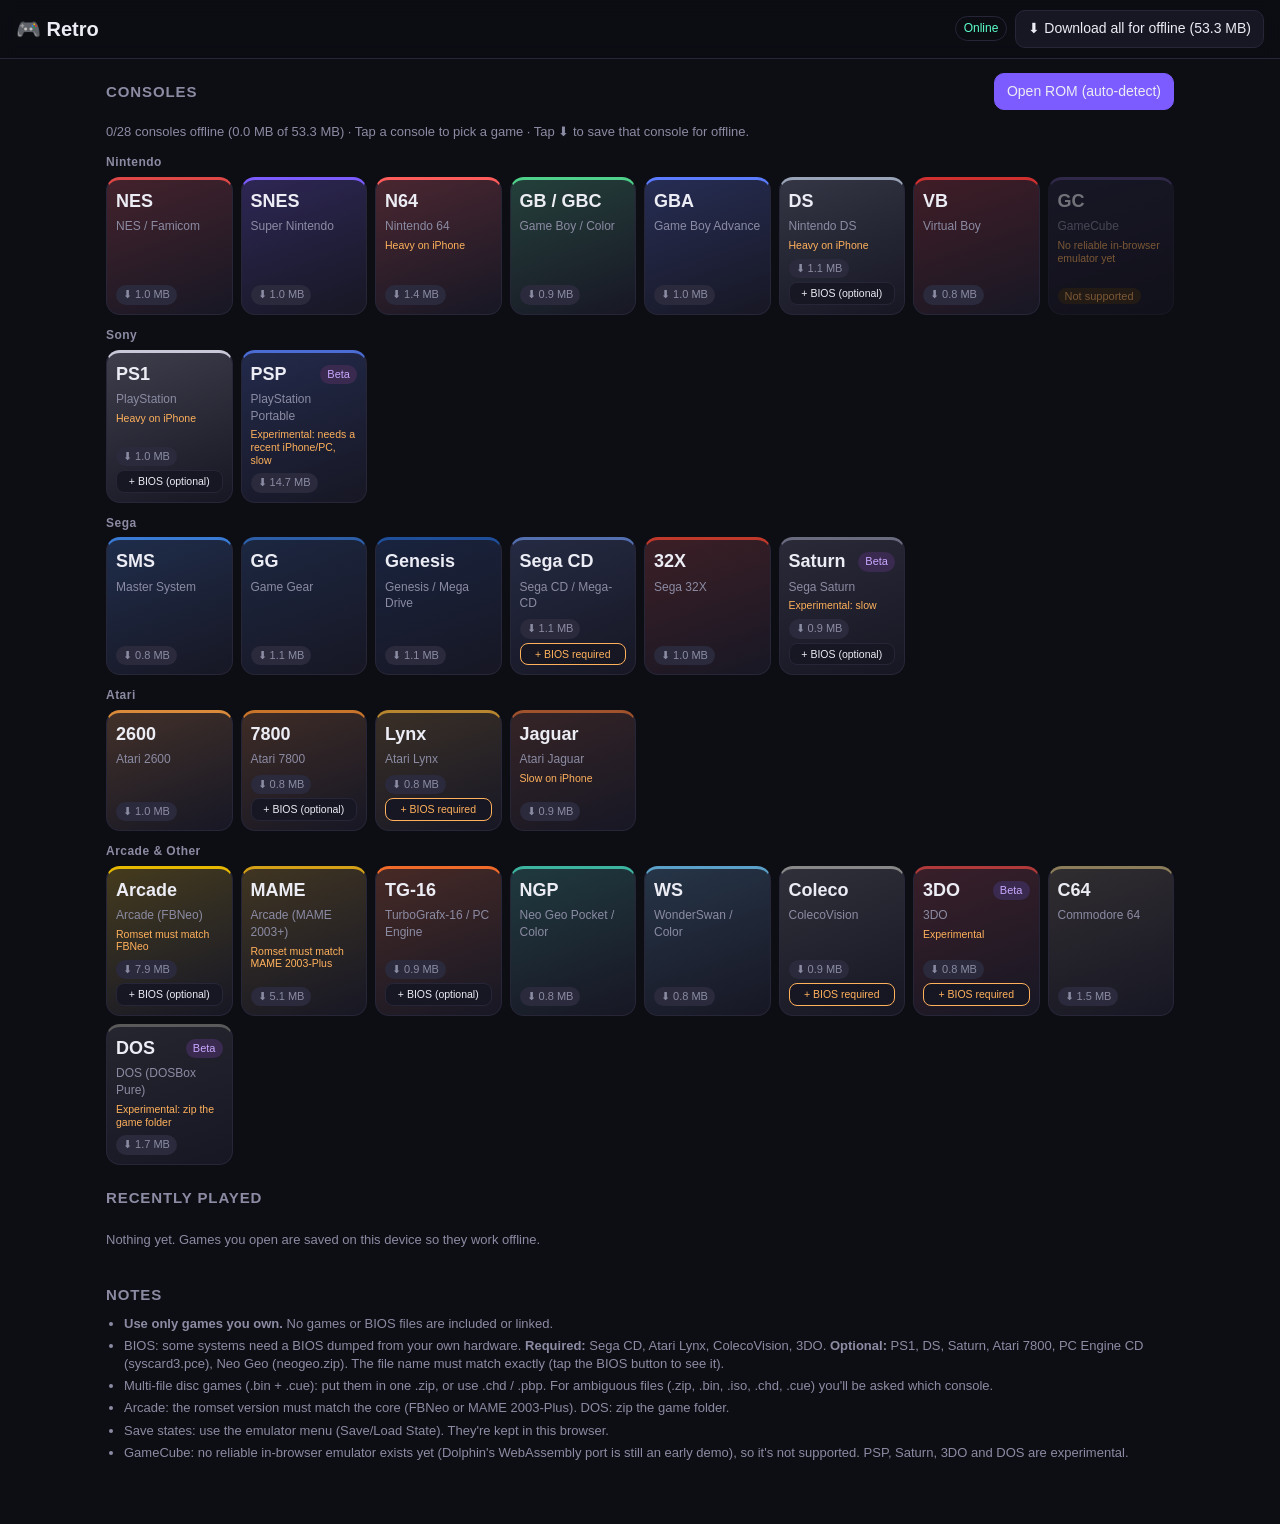
<file: index.html>
<!doctype html>
<html lang="en"><head>
<meta charset="utf-8">
<meta name="viewport" content="width=device-width, initial-scale=1, viewport-fit=cover, user-scalable=no">
<meta name="theme-color" content="#0d0d14">
<meta name="apple-mobile-web-app-capable" content="yes">
<meta name="mobile-web-app-capable" content="yes">
<meta name="apple-mobile-web-app-status-bar-style" content="black-translucent">
<meta name="apple-mobile-web-app-title" content="Retro">
<link rel="manifest" href="manifest.webmanifest">
<link rel="apple-touch-icon" href="icons/icon-180.png">
<link rel="icon" href="icons/icon-192.png">
<title>Retro Emulator</title>
<link rel="stylesheet" href="style.css">
</head><body>
<header>
  <h1>🎮 Retro</h1>
  <div class="hdr-actions">
    <span id="net" class="pill"></span>
    <button id="dlAll" class="btn">⬇ Download all for offline</button>
  </div>
</header>
<main>
  <section>
    <div class="row-title"><h2>Consoles</h2>
      <label class="btn primary">Open ROM (auto-detect)<input type="file" id="anyFile" hidden></label></div>
    <p class="muted"><span id="offlineSummary"></span> · Tap a console to pick a game · Tap ⬇ to save that console for offline.</p>
    <div id="tiles"></div>
    <p id="dlStatus" class="muted"></p>
  </section>
  <section>
    <h2>Recently played</h2>
    <div id="recent" class="recent"><p class="muted">Nothing yet. Games you open are saved on this device so they work offline.</p></div>
  </section>
  <section class="notes">
    <h2>Notes</h2>
    <ul>
      <li><b>Use only games you own.</b> No games or BIOS files are included or linked.</li>
      <li>BIOS: some systems need a BIOS dumped from your own hardware. <b>Required:</b> Sega CD, Atari Lynx, ColecoVision, 3DO. <b>Optional:</b> PS1, DS, Saturn, Atari 7800, PC Engine CD (syscard3.pce), Neo Geo (neogeo.zip). The file name must match exactly (tap the BIOS button to see it).</li>
      <li>Multi-file disc games (.bin + .cue): put them in one .zip, or use .chd / .pbp. For ambiguous files (.zip, .bin, .iso, .chd, .cue) you'll be asked which console.</li>
      <li>Arcade: the romset version must match the core (FBNeo or MAME 2003-Plus). DOS: zip the game folder.</li>
      <li>Save states: use the emulator menu (Save/Load State). They're kept in this browser.</li>
      <li>GameCube: no reliable in-browser emulator exists yet (Dolphin's WebAssembly port is still an early demo), so it's not supported. PSP, Saturn, 3DO and DOS are experimental.</li>
    </ul>
  </section>
</main>
<div id="chooser" class="modal" hidden><div class="modal-box"><h3 id="chooserTitle"></h3><div id="chooserBtns" class="chooser-btns"></div><button id="chooserCancel" class="btn small">Cancel</button></div></div>
<input type="file" id="sysFile" hidden>
<input type="file" id="biosFile" multiple hidden>
<script src="consoles.js"></script>
<script src="db.js"></script>
<script src="app.js"></script>
</body></html>
</file>
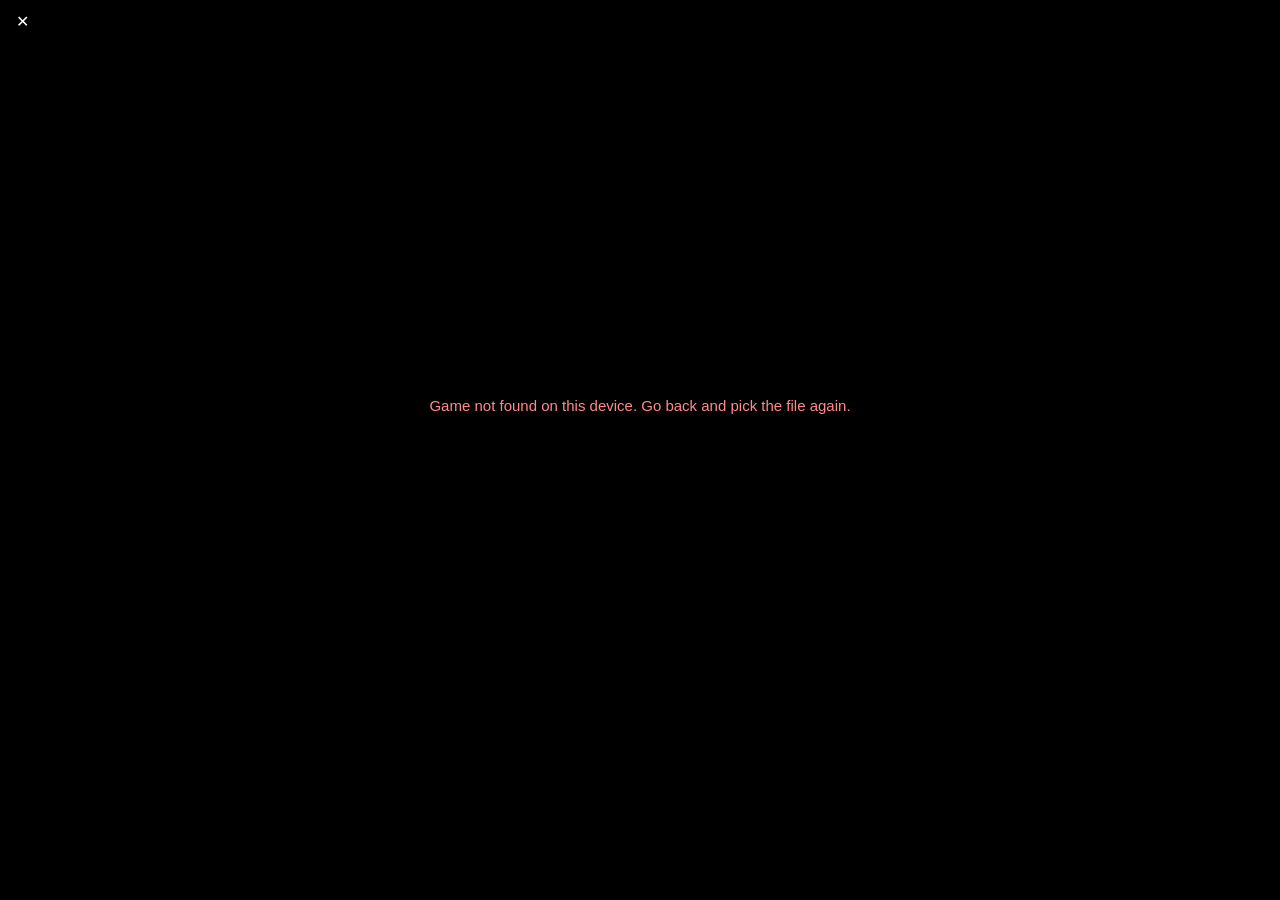
<file: play.html>
<!doctype html>
<html lang="en"><head>
<meta charset="utf-8">
<meta name="viewport" content="width=device-width, initial-scale=1, viewport-fit=cover, user-scalable=no">
<meta name="theme-color" content="#0d0d14">
<meta name="apple-mobile-web-app-capable" content="yes">
<meta name="mobile-web-app-capable" content="yes">
<meta name="apple-mobile-web-app-status-bar-style" content="black-translucent">
<meta name="apple-mobile-web-app-title" content="Retro">
<link rel="manifest" href="manifest.webmanifest">
<link rel="apple-touch-icon" href="icons/icon-180.png">
<link rel="icon" href="icons/icon-192.png">
<title>Playing - Retro</title>
<link rel="stylesheet" href="style.css">
<link rel="stylesheet" href="skins.css">
</head><body class="play">
<a href="./" class="back" id="back">✕</a>
<div id="game-wrap"><div id="game"></div></div>
<p id="err" class="err" hidden></p>
<script src="consoles.js"></script>
<script src="db.js"></script>
<script src="skins.js"></script>
<script src="play.js"></script>
</body></html>
</file>
<file: style.css>
:root{--bg:#0d0d14;--card:#171724;--line:#262638;--fg:#ececf4;--mut:#8b8ba3;--acc:#7c5cff}
*{box-sizing:border-box}html,body{margin:0;background:var(--bg);color:var(--fg);font:15px/1.4 -apple-system,BlinkMacSystemFont,"Segoe UI",Roboto,sans-serif;-webkit-tap-highlight-color:transparent}
header{display:flex;align-items:center;justify-content:space-between;gap:12px;flex-wrap:wrap;padding:calc(10px + env(safe-area-inset-top)) calc(16px + env(safe-area-inset-right)) 10px calc(16px + env(safe-area-inset-left));border-bottom:1px solid var(--line);position:sticky;top:0;background:rgba(13,13,20,.92);backdrop-filter:blur(8px);z-index:5}
h1{margin:0;font-size:20px}h2{font-size:15px;margin:0 0 10px;color:var(--mut);text-transform:uppercase;letter-spacing:.06em}
main{padding:14px calc(16px + env(safe-area-inset-right)) 40px calc(16px + env(safe-area-inset-left));max-width:1100px;margin:0 auto}
section{margin-bottom:22px}.row-title{display:flex;justify-content:space-between;align-items:center;gap:10px;margin-bottom:10px}.row-title h2{margin:0}
.hdr-actions{display:flex;gap:8px;align-items:center}
.btn{background:var(--card);color:var(--fg);border:1px solid var(--line);border-radius:10px;padding:8px 12px;font:inherit;font-size:14px;cursor:pointer;display:inline-block}
.btn:disabled{opacity:.5}.btn.primary{background:var(--acc);border-color:var(--acc)}.btn.small{padding:4px 8px;font-size:12px;border-radius:8px}
.pill{font-size:12px;padding:3px 8px;border-radius:99px;border:1px solid var(--line)}.pill.on{color:#5cffc8}.pill.off{color:#ffb15c}
.tiles{display:grid;grid-template-columns:repeat(auto-fill,minmax(150px,1fr));gap:10px}
@media (orientation:landscape) and (max-height:500px){.tiles{grid-template-columns:repeat(6,1fr)}}
.tile{background:linear-gradient(160deg,color-mix(in srgb,var(--c) 22%,var(--card)),var(--card));border:1px solid var(--line);border-top:3px solid var(--c);border-radius:14px;padding:12px;cursor:pointer;display:flex;flex-direction:column;gap:6px;min-height:130px;transition:transform .1s}
.tile:active{transform:scale(.97)}.tile.disabled{opacity:.45;cursor:not-allowed}
.tile-short{font-size:22px;font-weight:800}.tile-name{font-size:13px;color:var(--mut)}.tile-exts{font-size:11px;color:var(--mut);margin-top:auto;word-break:break-word}
.badge{font-size:11px;padding:2px 7px;border-radius:99px;background:#2a2a3c;color:var(--mut);white-space:nowrap}.badge.ok{background:#173d30;color:#5cffc8}.badge.warn{background:#3d2a17;color:#ffb15c}
.recent{display:flex;flex-direction:column;gap:6px}.game{display:flex;align-items:center;gap:10px;background:var(--card);border:1px solid var(--line);border-radius:10px;padding:8px 10px;cursor:pointer}
.game .badge{color:#0d0d14;font-weight:700}.gname{flex:1;overflow:hidden;text-overflow:ellipsis;white-space:nowrap}
.muted{color:var(--mut);font-size:13px}.notes ul{margin:0;padding-left:18px;color:var(--mut);font-size:13px}.notes li{margin-bottom:4px}code{color:var(--fg)}
body.play{background:#000;overflow:hidden;height:100vh;height:100dvh}
#game-wrap{position:fixed;inset:0;padding:env(safe-area-inset-top) env(safe-area-inset-right) env(safe-area-inset-bottom) env(safe-area-inset-left)}#game{width:100%;height:100%}
.back{position:fixed;top:calc(6px + env(safe-area-inset-top));left:calc(6px + env(safe-area-inset-left));z-index:1000;color:#fff;background:rgba(0,0,0,.5);border-radius:99px;width:32px;height:32px;display:grid;place-items:center;text-decoration:none;font-size:16px}
.err{position:fixed;top:40%;left:0;right:0;text-align:center;color:#ff8a8a;padding:20px}
.maker{margin-bottom:12px}.maker h3{font-size:12px;color:var(--mut);margin:0 0 6px;font-weight:600;letter-spacing:.04em}
#tiles .tiles{grid-template-columns:repeat(auto-fill,minmax(118px,1fr));gap:8px}
@media (orientation:landscape) and (max-height:500px){#tiles .tiles{grid-template-columns:repeat(auto-fill,minmax(112px,1fr))}}
.tile{min-height:104px;padding:9px;gap:4px}.tile-top{display:flex;justify-content:space-between;align-items:center}.tile-short{font-size:18px}
.tile-name{font-size:12px}.tile-note{font-size:10.5px;color:#ffb15c;line-height:1.2}.tile-meta{margin-top:auto}
.badge.dl{border:0;font:inherit;font-size:11px;cursor:pointer}.badge.exp{background:#3a2a50;color:#c9a8ff}
.btn.bios{font-size:10.5px;padding:3px 6px}.btn.bios.need{border-color:#ffb15c;color:#ffb15c}
.modal{position:fixed;inset:0;background:rgba(0,0,0,.7);display:grid;place-items:center;z-index:50;padding:16px}.modal[hidden]{display:none}
.modal-box{background:var(--card);border:1px solid var(--line);border-radius:14px;padding:16px;max-width:520px;width:100%;max-height:90vh;overflow:auto}
.modal-box h3{margin:0 0 12px;font-size:15px;word-break:break-word}.chooser-btns{display:flex;flex-wrap:wrap;gap:8px;margin-bottom:12px}
.preview{color:#666;text-align:center;margin-top:30%;font-size:13px}
</file>
<file: skins.css>
/* Touch controller skins (see skins.js). Original CSS art, no logos. */
body.has-skin .ejs_virtualGamepad_parent{display:none!important}
#rskin{--cs:min(44vw,29dvh);position:fixed;left:0;right:0;bottom:0;height:46dvh;z-index:900;background:var(--body);color:var(--ink);
  border-radius:34px 34px 0 0;box-shadow:inset 0 2px 0 rgba(255,255,255,.18),0 -6px 18px rgba(0,0,0,.5);touch-action:none;user-select:none;-webkit-user-select:none;-webkit-touch-callout:none;
  padding-bottom:env(safe-area-inset-bottom);font:700 14px/1 -apple-system,BlinkMacSystemFont,"Helvetica Neue",Arial,sans-serif}
#rskin.wood{background:linear-gradient(180deg,#1a1a1a 0 30%,#5a3a1e 30% 34%,#7b5130 34% 100%);background-size:100% 100%}
body.has-skin #game-wrap{bottom:46dvh;padding-bottom:0}
body.skin-off #rskin{display:none}body.skin-off #game-wrap{bottom:0;padding-bottom:env(safe-area-inset-bottom)}
.rs-toggle{position:fixed;top:calc(6px + env(safe-area-inset-top));right:calc(6px + env(safe-area-inset-right));z-index:1000;width:32px;height:32px;border-radius:99px;border:0;background:rgba(0,0,0,.5);font-size:16px;padding:0}
.rs-cluster{position:absolute;width:var(--cs);height:var(--cs);top:calc(50% - var(--cs)/2 - 14px)}
.rs-left{left:max(10px,env(safe-area-inset-left))}.rs-right{right:max(10px,env(safe-area-inset-right))}
.rs-ctl{position:absolute;transform:translate(-50%,-50%);display:grid;place-items:center;box-sizing:border-box}
.rs-ctl::after{content:"";position:absolute;inset:-9px;border-radius:50%} /* larger hit area */
.rs-sh{position:absolute;top:-14px;display:flex;gap:6px}.rs-shl{left:14px}.rs-shr{right:14px}
.rs-center{position:absolute;bottom:calc(10px + env(safe-area-inset-bottom));left:0;right:0;display:flex;justify-content:center;gap:14px}
.rs-pill{position:relative;transform:none;min-width:64px;height:30px;padding:0 12px;border-radius:15px;background:color-mix(in srgb,var(--body) 55%,#000);color:var(--ink);font-size:11px;letter-spacing:.06em;box-shadow:0 2px 0 rgba(0,0,0,.4)}
.rs-pill::after{inset:-8px -4px;border-radius:12px}
.rs-sh .rs-pill{height:34px;min-width:78px;border-radius:12px 12px 6px 6px;background:color-mix(in srgb,var(--body) 75%,#888);color:color-mix(in srgb,var(--ink) 70%,#000);font-size:14px}
.rs-pill.on{filter:brightness(1.5);transform:translateY(2px);box-shadow:none}
/* buttons */
.rs-btn{border-radius:50%;background:radial-gradient(circle at 35% 30%,color-mix(in srgb,var(--bg,#555) 70%,#fff),var(--bg,#555) 60%);color:var(--fg,#fff);
  box-shadow:0 3px 0 rgba(0,0,0,.45),0 4px 8px rgba(0,0,0,.35);font-size:calc(var(--cs)*.11)}
.rs-btn span{display:grid;place-items:center;width:100%;height:100%}.rs-btn svg{width:62%;height:62%}
.rs-btn.on{transform:translate(-50%,-46%) scale(.94);box-shadow:0 1px 0 rgba(0,0,0,.45);filter:brightness(1.25)}
.rs-btn.cap span{transform:translateY(118%);color:var(--ink);font-size:calc(var(--cs)*.09)}
.red{--bg:#c8102e}.rskin-nes .rs-right,.rskin-nes .rs-center{background:var(--face)}
.rskin-nes .rs-right{border-radius:10px}.rskin-nes .rs-center{left:22%;right:22%;bottom:calc(14px + env(safe-area-inset-bottom));border-radius:8px;padding:8px 0 4px}
.rs-pill.nes{background:#1a1a1a;color:var(--ink);border:2px solid #9a9a9a;height:22px;min-width:52px}
.cx{--bg:#2f5fd0}.ca{--bg:#d0283a}.cb{--bg:#e8b81c;--fg:#3a2c00}.cy{--bg:#239a4a}
.slant{transform:rotate(-24deg)}.slant.on{transform:rotate(-24deg) translateY(2px)}
.n64a{--bg:#2650c8}.n64b{--bg:#1e9a46}.cbtn{--bg:#f2c200;--fg:#4a3a00}.rs-pill.n64s{background:#c8102e;color:#fff;border-radius:50%;min-width:40px;height:40px;padding:0}
.rs-pill.z{background:#2a2a30;color:#eee;border-radius:6px}
.gbab{--bg:#9a2257;transform:translate(-50%,-50%)}.rs-pill.gbp{transform:rotate(-26deg);background:#8d8a83;color:var(--ink);height:16px;min-width:46px}
.rs-pill.gbp span{transform:translateY(20px) rotate(0)}.rs-pill.gbp.on{transform:rotate(-26deg) translateY(2px)}
.gbaab{--bg:#b8b3d8;--fg:#3a2f75}.gry{--bg:#e6e8ee;--fg:#3a3d46}.gry2{--bg:#5a5a5e;--fg:#ddd}
.vbb{--bg:#2a2a2c;--fg:#e03a3a}
.ps{--bg:#2c2c30}.ps.tri{--fg:#2bb38a}.ps.cir{--fg:#e8505a}.ps.crs{--fg:#6f9cf0}.ps.sqr{--fg:#e08ccf}.ps.mono{--bg:#2b2b31;--fg:#c9c9d2}
.rs-pill.psp{background:#2a2a30;color:#cfd0d8;height:22px;min-width:56px;border-radius:11px}
.rskin-psx .rs-sh .rs-pill{background:#a9aab0;color:#3a3b42}
.sms{--bg:#3a3a3a;--fg:#e8e8e8;border-radius:22%}.gg{--bg:#3a3a50;--fg:#7aa7ff}.rs-pill.ggs{background:#2a6fd8;color:#fff;border-radius:50%;min-width:36px;height:36px;padding:0;font-size:8px}
.blk{--bg:#2b2b2e;--fg:#c9c9cf}.blk.sm{font-size:calc(var(--cs)*.08)}
.sat.sa{--bg:#3d6ee0}.sat.sb{--bg:#2fa84f}.sat.sc{--bg:#f0c419;--fg:#3a2c00}.sat.sx{--bg:#e0484f}.sat.sy{--bg:#f08a2a}.sat.sz{--bg:#8a5ad8}
.fire{--bg:#c8102e;--fg:#fff}.rs-pill.sw{background:#2a2a2a;color:#e0b070;border-radius:4px;border-top:4px solid #888}
.jag{--bg:#c8102e;--fg:#fff}.pce{--bg:#1e1e1e;--fg:#eee}.rs-pill.pcep{background:#1e1e1e;color:#eee}
.ngp{--bg:#c8c8d0;--fg:#2b2b30}.wsb{--bg:#5a5a60;--fg:#fff}.col{--bg:#e26a2c;--fg:#fff;border-radius:18%}
.xy{--bg:#3a3b42;--fg:#f2c200}.xb{--bg:#3a3b42;--fg:#ff5a5a}.xa{--bg:#3a3b42;--fg:#5cd65c}.xx{--bg:#3a3b42;--fg:#5aa0ff}
.arc{--fg:#fff;font-size:calc(var(--cs)*.09)}.a1{--bg:#d82a2a}.a2{--bg:#e8b81c;--fg:#332}.a3{--bg:#2a8ad8}.a4{--bg:#2fa84f}.a5{--bg:#e8e8e8;--fg:#333}.a6{--bg:#8a5ad8}
/* d-pads */
.rs-dpad{--tx:0deg;--ty:0deg;transform:translate(-50%,-50%) perspective(300px) rotateX(var(--tx)) rotateY(var(--ty))}
.rs-dpad .arm{position:absolute;background:#1b1b1d;border-radius:6px;box-shadow:0 3px 0 rgba(0,0,0,.5)}
.rs-dpad .arm.v{left:34%;right:34%;top:0;bottom:0}.rs-dpad .arm.h{top:34%;bottom:34%;left:0;right:0}
.rs-dpad .hub{position:absolute;inset:40%;border-radius:50%;background:radial-gradient(#111,#2a2a2c)}
.rs-dpad.rs-cross::after{border-radius:12%}
.rs-disc{border-radius:50%;background:radial-gradient(circle at 40% 35%,#3a3a3e,#151517);box-shadow:0 3px 0 rgba(0,0,0,.5)}
.rs-disc .arm{background:transparent;box-shadow:none;border:2px solid rgba(255,255,255,.12)}.rs-disc .hub{inset:44%;background:#0c0c0d}
.rs-square{border-radius:18%;background:#2d2d2d;box-shadow:0 3px 0 rgba(0,0,0,.5)}.rs-square .arm{background:#242424;box-shadow:none;border:1px solid #444}
.rs-ps .arm{background:linear-gradient(#e3e3e8,#a9aab0);box-shadow:0 2px 0 rgba(0,0,0,.35)}.rs-ps .arm.v{left:36%;right:36%}.rs-ps .arm.h{top:36%;bottom:36%}
.rs-ps .hub{inset:32%;border-radius:0;background:var(--body)}
.rskin-psp .rs-ps .arm{background:linear-gradient(#3b3b42,#202024)}
.rs-buttons .k{position:absolute;width:34%;height:34%;border-radius:50%;background:#5a5a60;box-shadow:0 2px 0 rgba(0,0,0,.4)}
.rs-buttons .k.on{filter:brightness(1.5)}.rs-buttons .k.u{left:33%;top:0}.rs-buttons .k.d{left:33%;bottom:0}.rs-buttons .k.l{left:0;top:33%}.rs-buttons .k.r{right:0;top:33%}
.rs-joy,.rs-stick{border-radius:50%;background:radial-gradient(circle,#2a2a2e 0 55%,#111 56%);box-shadow:inset 0 0 0 3px rgba(255,255,255,.08),0 3px 0 rgba(0,0,0,.5)}
.rs-joy .knob,.rs-stick .knob{width:46%;height:46%;border-radius:50%;background:radial-gradient(circle at 35% 30%,#666,#1c1c1f 70%);box-shadow:0 4px 6px rgba(0,0,0,.6);transition:transform .03s}
.rs-joy .knob{background:radial-gradient(circle at 35% 30%,#555,#111 70%)}
.rskin-arcade .rs-joy .knob,.rskin-mame .rs-joy .knob{background:radial-gradient(circle at 35% 30%,#ff7a7a,#c8102e 70%)}
.rskin-n64 .rs-stick .knob{background:radial-gradient(circle at 35% 30%,#bdbdc4,#6a6a72 70%)}
.rs-nub{background:radial-gradient(circle,#2a2a30 0 50%,#141417 51%)}.rs-nub .knob{background:radial-gradient(circle at 35% 30%,#8a8a92,#3a3a40 70%)}
.rs-dpad.on .arm{filter:brightness(1.3)}
/* landscape: transparent side grips over the game */
@media (orientation:landscape){
  #rskin{--cs:min(27vw,56dvh);top:0;height:auto;background:none!important;box-shadow:none;border-radius:0;pointer-events:none}
  #rskin .rs-ctl{pointer-events:auto}
  body.has-skin #game-wrap{bottom:0;padding-bottom:env(safe-area-inset-bottom)}
  .rs-cluster{top:auto;bottom:calc(52px + env(safe-area-inset-bottom));opacity:.82}
  .rs-cluster::before{content:"";position:absolute;inset:-12px;border-radius:50%;background:var(--body);opacity:.35;pointer-events:none}
  .rs-sh{top:calc(48px + env(safe-area-inset-top))}.rs-shl{left:max(12px,env(safe-area-inset-left))}.rs-shr{right:max(12px,env(safe-area-inset-right))}
  .rs-center{bottom:calc(6px + env(safe-area-inset-bottom));opacity:.85}
  .rskin-nes .rs-right{background:none}.rskin-nes .rs-center{left:35%;right:35%}
}
.rskin-gb .rs-center{bottom:calc(30px + env(safe-area-inset-bottom))}.rs-pill.gbp span{transform:translateY(17px)}
.rskin-vb .rs-dpad .arm{background:#47474c}.rskin-lynx .rs-dpad .arm{background:#4a4a50}
</file>
